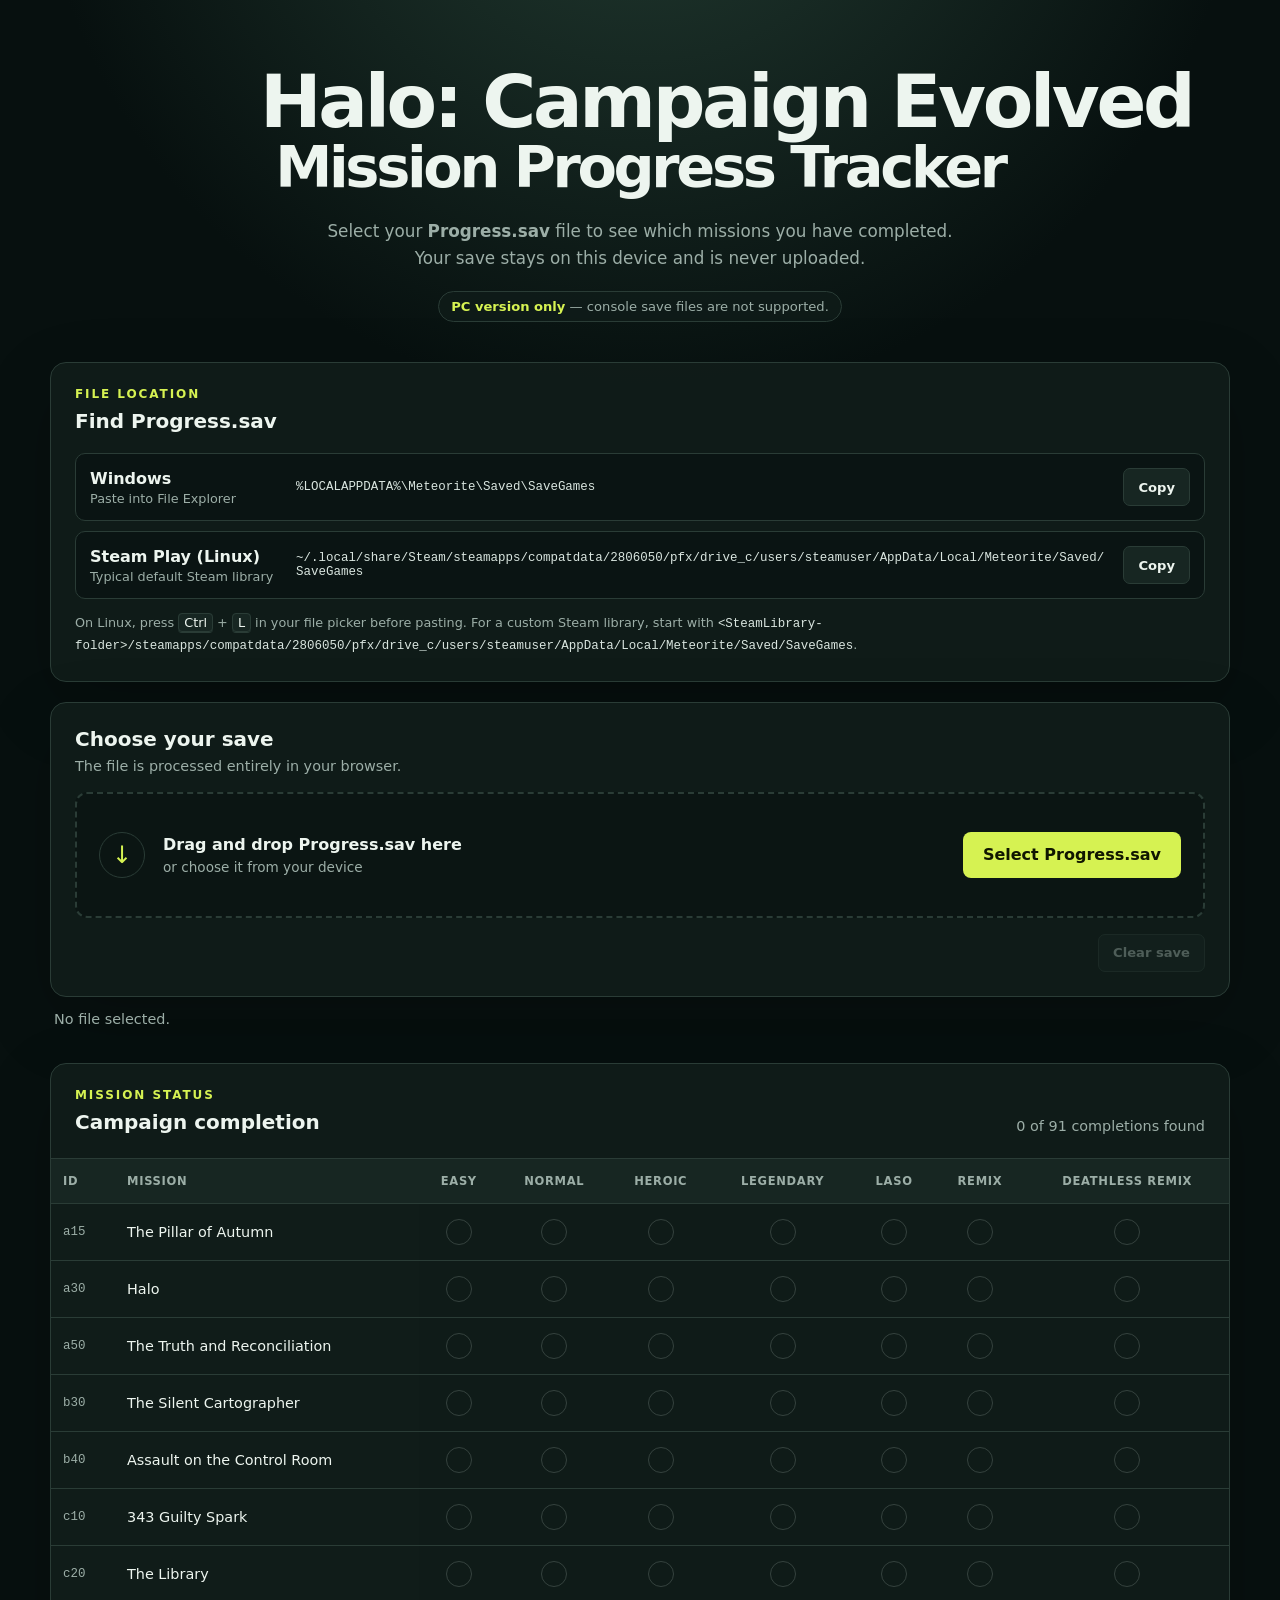
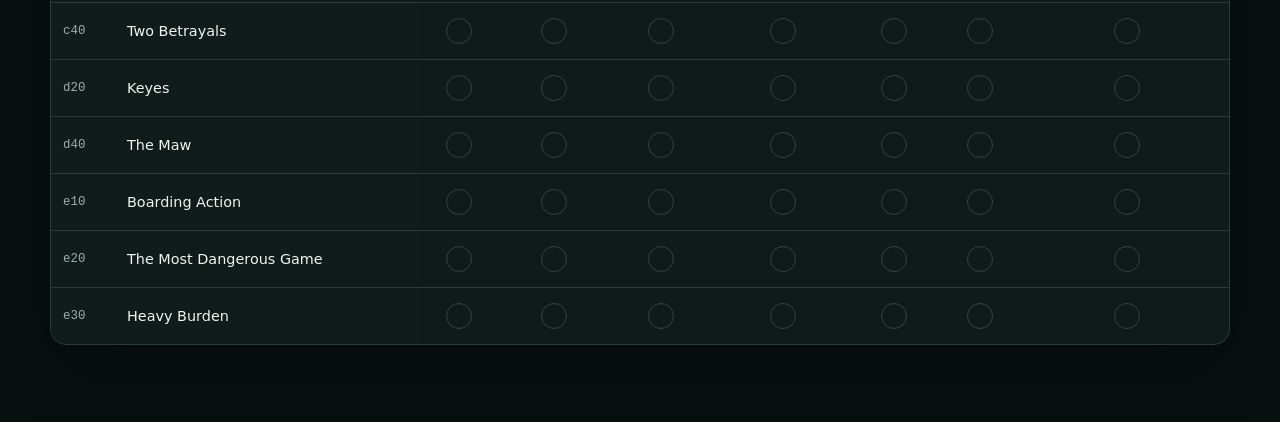
<file: index.html>
<!DOCTYPE html>
<html lang="en">
<head>
    <meta charset="UTF-8">
    <meta name="viewport" content="width=device-width, initial-scale=1.0">
    <meta name="description" content="Check Halo: Campaign Evolved campaign progress from a local Progress.sav file.">
    <title>Halo: Campaign Evolved Mission Progress Tracker</title>
    <link rel="stylesheet" href="style.css">
</head>
<body>
    <main class="app-shell">
        <header class="hero">
            <h1>
                <span class="title-line">Halo: Campaign Evolved</span>
                <span class="title-line title-line-secondary">Mission Progress Tracker</span>
            </h1>
            <p class="intro">
                Select your <strong>Progress.sav</strong> file to see which missions
                you have completed.<br>
                Your save stays on this device and is never uploaded.
            </p>
            <p class="platform-notice"><strong>PC version only</strong> — console save files are not supported.</p>
        </header>

        <section class="save-locations" aria-labelledby="save-locations-heading">
            <div class="section-heading">
                <p class="eyebrow">File location</p>
                <h2 id="save-locations-heading">Find Progress.sav</h2>
            </div>

            <div class="path-list">
                <div class="path-row">
                    <div class="path-label">
                        <strong>Windows</strong>
                        <span>Paste into File Explorer</span>
                    </div>
                    <code>%LOCALAPPDATA%\Meteorite\Saved\SaveGames</code>
                    <button class="copy-button" type="button" data-copy-value="%LOCALAPPDATA%\Meteorite\Saved\SaveGames">
                        Copy
                    </button>
                </div>

                <div class="path-row">
                    <div class="path-label">
                        <strong>Steam Play (Linux)</strong>
                        <span>Typical default Steam library</span>
                    </div>
                    <code>~/.local/share/Steam/steamapps/compatdata/2806050/pfx/drive_c/users/steamuser/AppData/Local/Meteorite/Saved/SaveGames</code>
                    <button class="copy-button" type="button" data-copy-value="~/.local/share/Steam/steamapps/compatdata/2806050/pfx/drive_c/users/steamuser/AppData/Local/Meteorite/Saved/SaveGames">
                        Copy
                    </button>
                </div>
            </div>

            <p class="path-note">
                On Linux, press <kbd>Ctrl</kbd> + <kbd>L</kbd> in your file picker before pasting.
                For a custom Steam library, start with
                <code>&lt;SteamLibrary-folder&gt;/steamapps/compatdata/2806050/pfx/drive_c/users/steamuser/AppData/Local/Meteorite/Saved/SaveGames</code>.
            </p>
        </section>

        <section class="file-panel" aria-labelledby="save-file-heading">
            <div class="file-panel-heading">
                <h2 id="save-file-heading">Choose your save</h2>
                <p class="hint">The file is processed entirely in your browser.</p>
            </div>

            <div id="dropZone" class="drop-zone">
                <div class="drop-icon" aria-hidden="true">↓</div>
                <div>
                    <strong>Drag and drop Progress.sav here</strong>
                    <p>or choose it from your device</p>
                </div>
                <label class="file-picker" for="saveFile">
                    <span>Select Progress.sav</span>
                    <input type="file" id="saveFile" accept=".sav,application/octet-stream">
                </label>
            </div>

            <button id="clearSave" class="clear-button" type="button" disabled>
                Clear save
            </button>
        </section>

        <p id="status" class="status" role="status" aria-live="polite">
            No file selected.
        </p>

        <section class="results" aria-labelledby="results-heading">
            <div class="results-heading">
                <div>
                    <p class="eyebrow">Mission status</p>
                    <h2 id="results-heading">Campaign completion</h2>
                </div>
                <p id="summary" class="summary">0 of 91 completions found</p>
            </div>

            <div class="table-wrap">
                <table>
                    <thead>
                        <tr>
                            <th scope="col">ID</th>
                            <th scope="col">Mission</th>
                            <th scope="col">Easy</th>
                            <th scope="col">Normal</th>
                            <th scope="col">Heroic</th>
                            <th scope="col">Legendary</th>
                            <th scope="col">LASO</th>
                            <th scope="col">Remix</th>
                            <th scope="col">Deathless Remix</th>
                        </tr>
                    </thead>
                    <tbody id="missionRows"></tbody>
                </table>
            </div>
        </section>
    </main>

    <script src="app.js"></script>
</body>
</html>
</file>
<file: style.css>
:root {
    color-scheme: dark;
    --background: #07100f;
    --panel: #101c19;
    --panel-light: #172622;
    --line: #2a3c36;
    --text: #edf5ef;
    --muted: #9caea7;
    --accent: #d6f252;
    --accent-dark: #192600;
    --incomplete: #35423e;
    font-family: Inter, ui-sans-serif, system-ui, -apple-system, BlinkMacSystemFont, "Segoe UI", sans-serif;
}

* {
    box-sizing: border-box;
}

body {
    min-width: 320px;
    min-height: 100vh;
    margin: 0;
    color: var(--text);
    background:
        radial-gradient(circle at 50% -10%, #233c32 0, transparent 38rem),
        var(--background);
}

.app-shell {
    width: min(1180px, calc(100% - 32px));
    margin: 0 auto;
    padding: 64px 0 80px;
}

.hero {
    max-width: 760px;
    margin: 0 auto 40px;
    text-align: center;
}

.eyebrow {
    margin: 0 0 8px;
    color: var(--accent);
    font-size: 0.75rem;
    font-weight: 800;
    letter-spacing: 0.16em;
    text-transform: uppercase;
}

h1,
h2,
p {
    margin-top: 0;
}

h1 {
    margin-bottom: 20px;
    font-size: clamp(1.65rem, 6vw, 4.6rem);
    line-height: 1.02;
    letter-spacing: -0.045em;
}

.title-line {
    display: block;
    white-space: nowrap;
}

.title-line-secondary {
    font-size: 0.78em;
}

h2 {
    margin-bottom: 0;
    font-size: 1.25rem;
}

.intro {
    max-width: 640px;
    margin: 0 auto;
    color: var(--muted);
    font-size: 1.05rem;
    line-height: 1.65;
}

.platform-notice {
    display: inline-block;
    margin: 18px auto 0;
    padding: 7px 12px;
    border: 1px solid var(--line);
    border-radius: 999px;
    color: var(--muted);
    background: rgba(16, 28, 25, 0.72);
    font-size: 0.82rem;
}

.platform-notice strong {
    color: var(--accent);
}

.save-locations,
.file-panel,
.results {
    border: 1px solid var(--line);
    border-radius: 16px;
    background: rgba(16, 28, 25, 0.94);
    box-shadow: 0 24px 70px rgba(0, 0, 0, 0.2);
}

.save-locations {
    margin-bottom: 20px;
    padding: 24px;
}

.section-heading {
    margin-bottom: 20px;
}

.path-list {
    display: grid;
    gap: 10px;
}

.path-row {
    display: grid;
    grid-template-columns: 190px minmax(0, 1fr) auto;
    align-items: center;
    gap: 16px;
    padding: 14px;
    border: 1px solid var(--line);
    border-radius: 10px;
    background: rgba(7, 16, 15, 0.55);
}

.path-label {
    display: grid;
    gap: 3px;
}

.path-label span,
.path-note {
    color: var(--muted);
    font-size: 0.8rem;
}

.path-row code,
.path-note code {
    overflow-wrap: anywhere;
    color: #d9e5df;
    font-family: ui-monospace, SFMono-Regular, Menlo, Consolas, monospace;
    font-size: 0.78rem;
}

.path-note {
    margin: 14px 0 0;
    line-height: 1.6;
}

kbd {
    padding: 1px 5px;
    border: 1px solid var(--line);
    border-radius: 4px;
    color: var(--text);
    background: var(--panel-light);
    box-shadow: 0 1px 0 var(--line);
    font: inherit;
}

.copy-button,
.clear-button {
    min-height: 38px;
    padding: 0 14px;
    border: 1px solid var(--line);
    border-radius: 7px;
    color: var(--text);
    background: var(--panel-light);
    font: inherit;
    font-size: 0.82rem;
    font-weight: 750;
    cursor: pointer;
}

.copy-button:hover,
.clear-button:not(:disabled):hover {
    border-color: var(--muted);
}

.copy-button:focus-visible,
.clear-button:focus-visible {
    outline: 3px solid rgba(214, 242, 82, 0.35);
    outline-offset: 2px;
}

.file-panel {
    padding: 24px;
}

.file-panel-heading {
    margin-bottom: 18px;
}

.hint {
    margin: 7px 0 0;
    color: var(--muted);
    font-size: 0.9rem;
}

.drop-zone {
    display: flex;
    align-items: center;
    gap: 18px;
    min-height: 126px;
    padding: 22px;
    border: 2px dashed var(--line);
    border-radius: 12px;
    background: rgba(7, 16, 15, 0.45);
    transition: border-color 140ms ease, background 140ms ease;
}

.drop-zone.is-dragging {
    border-color: var(--accent);
    background: rgba(214, 242, 82, 0.08);
}

.drop-zone > div:nth-child(2) {
    flex: 1 1 auto;
}

.drop-zone p {
    margin: 5px 0 0;
    color: var(--muted);
    font-size: 0.85rem;
}

.drop-icon {
    display: grid;
    flex: 0 0 auto;
    width: 46px;
    height: 46px;
    place-items: center;
    border: 1px solid var(--line);
    border-radius: 50%;
    color: var(--accent);
    font-size: 1.5rem;
}

.file-picker {
    display: inline-flex;
    flex: 0 0 auto;
    align-items: center;
    justify-content: center;
    min-height: 46px;
    padding: 0 20px;
    border-radius: 8px;
    color: #101600;
    background: var(--accent);
    font-weight: 800;
    cursor: pointer;
    transition: transform 140ms ease, filter 140ms ease;
}

.clear-button {
    display: block;
    margin: 16px 0 0 auto;
    color: var(--muted);
}

.clear-button:disabled {
    cursor: not-allowed;
    opacity: 0.45;
}

.file-picker:hover {
    filter: brightness(1.08);
    transform: translateY(-1px);
}

.file-picker:focus-within {
    outline: 3px solid rgba(214, 242, 82, 0.35);
    outline-offset: 3px;
}

.file-picker input {
    position: absolute;
    width: 1px;
    height: 1px;
    overflow: hidden;
    clip: rect(0, 0, 0, 0);
    white-space: nowrap;
    clip-path: inset(50%);
}

.status {
    min-height: 24px;
    margin: 14px 4px 28px;
    color: var(--muted);
    font-size: 0.9rem;
}

.status.error {
    color: #ff9f95;
}

.results {
    overflow: hidden;
}

.results-heading {
    display: flex;
    align-items: end;
    justify-content: space-between;
    gap: 20px;
    padding: 24px;
    border-bottom: 1px solid var(--line);
}

.summary {
    margin: 0;
    color: var(--muted);
    font-size: 0.9rem;
}

.table-wrap {
    overflow-x: auto;
}

table {
    width: 100%;
    border-collapse: collapse;
    font-size: 0.9rem;
}

th,
td {
    padding: 15px 12px;
    border-bottom: 1px solid var(--line);
    text-align: center;
    white-space: nowrap;
}

th {
    color: var(--muted);
    background: var(--panel-light);
    font-size: 0.72rem;
    letter-spacing: 0.06em;
    text-transform: uppercase;
}

th:first-child,
td:first-child,
th:nth-child(2),
td:nth-child(2) {
    position: sticky;
    z-index: 1;
    text-align: left;
    background: var(--panel);
}

th:first-child,
td:first-child {
    left: 0;
    width: 64px;
    min-width: 64px;
}

th:nth-child(2),
td:nth-child(2) {
    left: 64px;
    min-width: 230px;
}

th:first-child,
th:nth-child(2) {
    z-index: 2;
    background: var(--panel-light);
}

tbody tr:last-child td {
    border-bottom: 0;
}

.mission-id {
    color: var(--muted);
    font-family: ui-monospace, SFMono-Regular, Menlo, Consolas, monospace;
    font-size: 0.78rem;
}

.completion-mark {
    display: inline-grid;
    width: 26px;
    height: 26px;
    place-items: center;
    border: 1px solid var(--incomplete);
    border-radius: 50%;
    color: transparent;
    font-weight: 900;
}

.completion-mark.complete {
    border-color: var(--accent);
    color: var(--accent-dark);
    background: var(--accent);
}

@media (max-width: 650px) {
    .app-shell {
        width: min(100% - 20px, 1180px);
        padding-top: 40px;
    }

    .file-panel,
    .results-heading {
        align-items: stretch;
        flex-direction: column;
    }

    .path-row {
        grid-template-columns: minmax(0, 1fr) auto;
    }

    .path-row code {
        grid-column: 1 / -1;
        grid-row: 2;
    }

    .drop-zone {
        align-items: stretch;
        flex-direction: column;
        text-align: center;
    }

    .drop-icon {
        margin: 0 auto;
    }

    .file-picker {
        width: 100%;
    }
}
</file>
